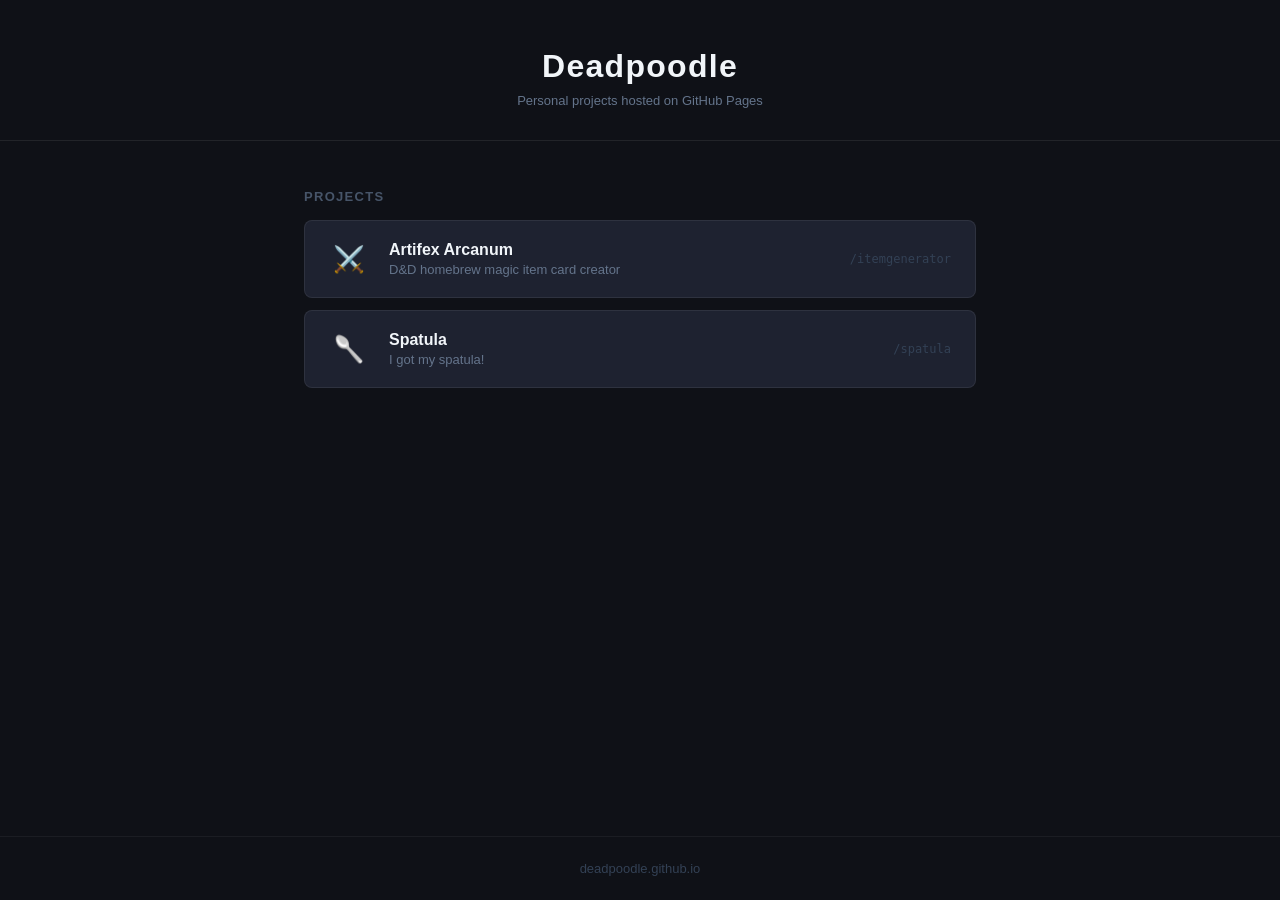
<file: index.html>
<!DOCTYPE html>
<html lang="en">
<head>
  <meta charset="UTF-8">
  <meta name="viewport" content="width=device-width, initial-scale=1.0">
  <title>Deadpoodle</title>
  <style>
    *, *::before, *::after { box-sizing: border-box; margin: 0; padding: 0; }

    body {
      font-family: -apple-system, BlinkMacSystemFont, 'Segoe UI', Roboto, sans-serif;
      background: #0f1117;
      color: #e2e8f0;
      min-height: 100vh;
      display: flex;
      flex-direction: column;
    }

    header {
      padding: 3rem 2rem 2rem;
      text-align: center;
      border-bottom: 1px solid rgba(255,255,255,0.08);
    }

    header h1 {
      font-size: 2rem;
      font-weight: 700;
      letter-spacing: 0.04em;
      color: #f1f5f9;
    }

    header p {
      margin-top: 0.5rem;
      font-size: small;
      color: #64748b;
    }

    main {
      flex: 1;
      max-width: 720px;
      width: 100%;
      margin: 3rem auto;
      padding: 0 1.5rem;
    }

    h2 {
      font-size: small;
      font-weight: 600;
      letter-spacing: 0.1em;
      text-transform: uppercase;
      color: #475569;
      margin-bottom: 1rem;
    }

    .project-list {
      display: flex;
      flex-direction: column;
      gap: 0.75rem;
    }

    .project-card {
      display: flex;
      align-items: center;
      gap: 1.25rem;
      padding: 1.25rem 1.5rem;
      background: #1e2230;
      border: 1px solid rgba(255,255,255,0.07);
      border-radius: 8px;
      text-decoration: none;
      color: inherit;
      transition: background 0.15s, border-color 0.15s;
    }

    .project-card:hover {
      background: #252b3b;
      border-color: rgba(255,255,255,0.14);
    }

    .project-icon {
      font-size: 1.6rem;
      flex-shrink: 0;
      width: 2.5rem;
      text-align: center;
    }

    .project-info { flex: 1; min-width: 0; }

    .project-name {
      font-size: medium;
      font-weight: 600;
      color: #f1f5f9;
    }

    .project-desc {
      font-size: small;
      color: #64748b;
      margin-top: 0.2rem;
    }

    .project-url {
      font-size: small;
      color: #334155;
      font-family: monospace;
      flex-shrink: 0;
    }

    footer {
      text-align: center;
      padding: 1.5rem;
      font-size: small;
      color: #334155;
      border-top: 1px solid rgba(255,255,255,0.05);
    }
  </style>
</head>
<body>

<header>
  <h1>Deadpoodle</h1>
  <p>Personal projects hosted on GitHub Pages</p>
</header>

<main>
  <h2>Projects</h2>
  <div class="project-list">

    <a class="project-card" href="./itemgenerator/index.html">
      <div class="project-icon">⚔️</div>
      <div class="project-info">
        <div class="project-name">Artifex Arcanum</div>
        <div class="project-desc">D&amp;D homebrew magic item card creator</div>
      </div>
      <div class="project-url">/itemgenerator</div>
    </a>

    <a class="project-card" href="./spatula/index.html">
      <div class="project-icon">🥄</div>
      <div class="project-info">
        <div class="project-name">Spatula</div>
        <div class="project-desc">I got my spatula!</div>
      </div>
      <div class="project-url">/spatula</div>
    </a>

  </div>
</main>

<footer>
  deadpoodle.github.io
</footer>

</body>
</html>
</file>
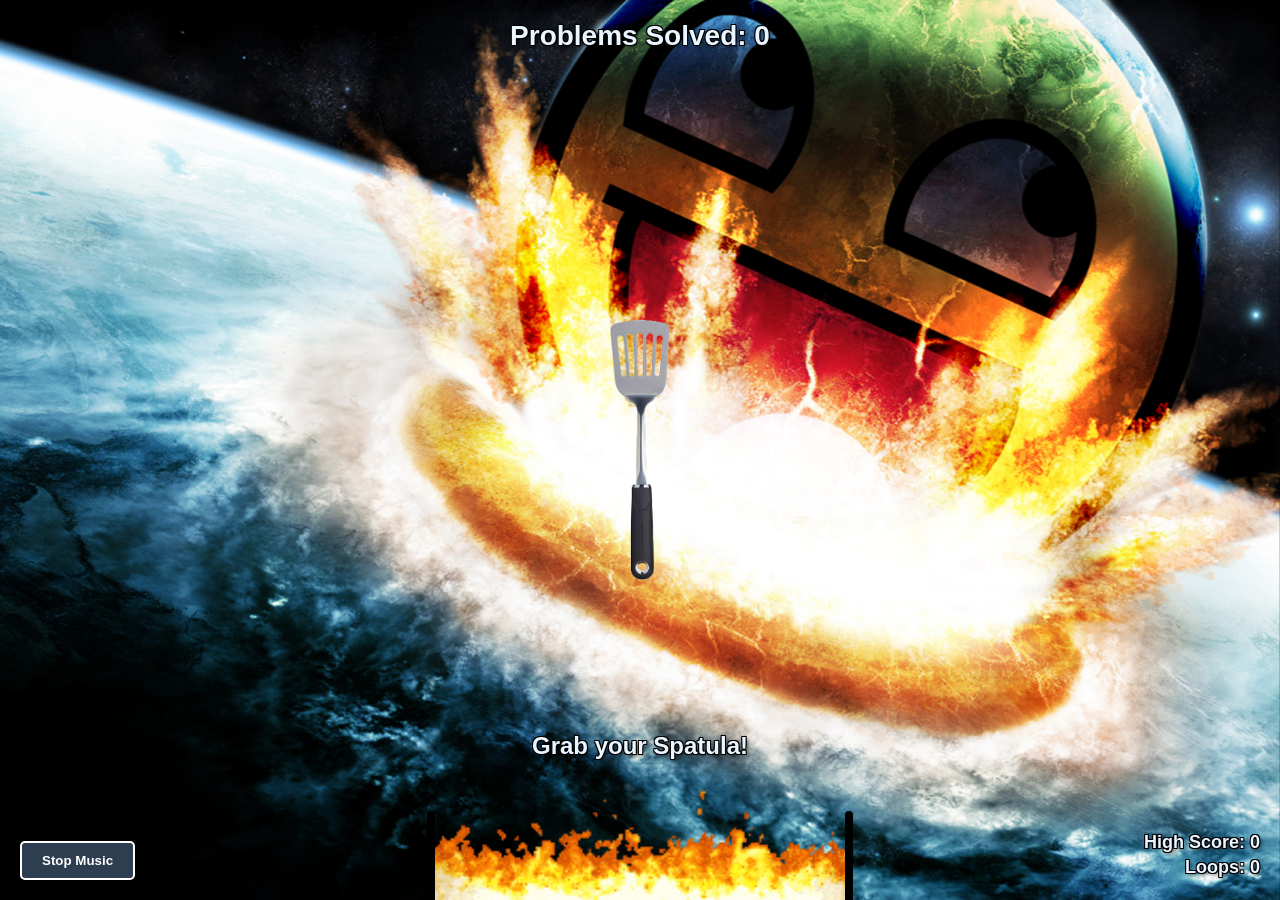
<file: spatula/index.html>
<!DOCTYPE html>
<html lang="en" style="background-color: #000;">
<head>
    <meta charset="UTF-8">
    <meta name="viewport" content="width=device-width, initial-scale=1.0">
    <title>Got My Spatula!</title>
    <link rel="icon" type="image/x-icon" href="./favicon.ico">
    <style>
        body, html {
            margin: 0;
            padding: 0;
            width: 100%;
            height: 100%;
            overflow: hidden;
            background-color: #000; 
            font-family: 'Segoe UI', Tahoma, Geneva, Verdana, sans-serif;
            user-select: none; 
        }

        .bg-layer {
            position: fixed;
            top: 0;
            left: 0;
            width: 100vw;
            height: 100vh;
            background-size: cover;
            background-position: center;
            background-repeat: no-repeat;
            transition: opacity 1.5s ease-in-out;
            z-index: 1; 
        }

        #bg1 { opacity: 1; }
        #bg2 { opacity: 0; }

        #canvas {
            display: block;
            position: absolute;
            top: 0;
            left: 0;
            z-index: 10; 
            pointer-events: none; 
        }

        #big-spatula {
            position: absolute;
            top: 50%;
            left: 50%;
            width: 60px; 
            height: auto;
            cursor: grab;
            transform: translate(-50%, -50%) rotate(0deg);
            z-index: 40; 
            -webkit-user-drag: none;
            touch-action: none;
            display: block;
        }

        .score-board {
            position: absolute;
            top: 20px;
            width: 100%;
            text-align: center;
            font-size: 28px;
            font-weight: bold;
            color: #ebf5ff;
            z-index: 50;
            pointer-events: none;
            text-shadow: 2px 2px 4px rgba(0, 0, 0, 0.7), -1px -1px 0 #000, 1px -1px 0 #000, -1px 1px 0 #000, 1px 1px 0 #000;
        }

        .metrics-container {
            position: absolute;
            bottom: 20px;
            right: 20px;
            text-align: right;
            color: #ebf5ff;
            font-size: 18px;
            font-weight: bold;
            z-index: 60;
            pointer-events: none;
            text-shadow: 2px 2px 4px rgba(0, 0, 0, 0.7), -1px -1px 0 #000, 1px -1px 0 #000, -1px 1px 0 #000, 1px 1px 0 #000;
            line-height: 1.4;
        }

        #fire-container {
            position: absolute;
            bottom: 0;
            left: 33.33%; 
            width: 33.33%; 
            z-index: 20;
            pointer-events: none;
            display: flex;
            align-items: flex-end;
        }

        #fire-container::before, #fire-container::after {
            content: "";
            position: absolute;
            bottom: 0;
            width: 8px;
            height: 35%; 
            background-color: #000;
            border-radius: 4px 4px 0 0;
            z-index: 21;
        }
        #fire-container::before { left: 0; }
        #fire-container::after { right: 0; }

        #fire-gif { width: 100%; height: auto; display: block; }

        #stop-btn {
            position: absolute;
            bottom: 20px;
            left: 20px;
            padding: 10px 20px;
            background-color: #2c3e50;
            color: white;
            border: 2px solid white;
            border-radius: 5px;
            cursor: pointer;
            z-index: 100;
            font-family: inherit;
            font-weight: bold;
        }

        #lyrics-display {
            position: absolute;
            bottom: 140px; 
            width: 100%;
            text-align: center;
            color: #ebf5ff;
            z-index: 50;
            pointer-events: none;
            font-size: 24px;
            font-weight: 800;
            text-shadow: 2px 2px 4px rgba(0, 0, 0, 0.8), -1px -1px 0 #000, 1px -1px 0 #000, -1px 1px 0 #000, 1px 1px 0 #000;
        }

        #mobile-overlay {
            position: fixed; top: 0; left: 0; width: 100%; height: 100%;
            background: rgba(0,0,0,0.8); display: none; flex-direction: column;
            justify-content: center; align-items: center; z-index: 200;
            color: white; text-align: center;
        }

        #play-button-img { width: 180px; height: auto; cursor: pointer; filter: drop-shadow(0 0 20px rgba(255,255,255,0.6)); }

        /* MOBILE OVERRIDES */
        @media (max-width: 600px) {
            #big-spatula { 
                width: 30px; 
                display: none; 
            }
            #fire-container { width: 60%; left: 20%; }
            .score-board { font-size: 22px; }
            #mobile-overlay { display: flex; }
            
            #stop-btn {
                width: 40px;
                height: 40px;
                padding: 0;
                bottom: 10px; 
                left: 10px;   
                display: flex;
                justify-content: center;
                align-items: center;
                font-size: 12px;
            }
            #stop-btn span { display: none; } 
            #stop-btn::after { content: "Stop"; } 

            .metrics-container {
                font-size: 10px;
                bottom: 10px;    
                right: 10px;     
            }
            #high-label { display: none; } 
            #mobile-high-label::before { content: "High: "; } 

            #lyrics-display {
                bottom: 80px; 
                font-size: 18px; 
            }
        }
    </style>
</head>
<body>

    <div id="mobile-overlay">
        <img src="play.png" id="play-button-img" alt="Play">
        <h2 style="margin: 20px 0 0 0; font-family: sans-serif;">TAP TO BEGIN</h2>
    </div>

    <div id="bg1" class="bg-layer"></div>
    <div id="bg2" class="bg-layer"></div>
    
    <div class="score-board">Problems Solved: <span id="score">0</span></div>

    <div class="metrics-container">
        <div><span id="high-label">High Score: </span><span id="mobile-high-label"></span><span id="high-score">0</span></div>
        <div>Loops: <span id="loops">0</span></div>
    </div>

    <canvas id="canvas"></canvas>
    
    <div id="fire-container">
        <img src="fire.gif" id="fire-gif">
    </div>

    <img id="big-spatula" src="big_spatula.png" alt="Spatula" draggable="false">
    
    <audio id="spatula-audio" src="got_my_spatula.mp3" preload="auto" loop></audio>
    <div id="lyrics-display">Grab your Spatula!</div>
    <button id="stop-btn"><span>Stop Music</span></button>

    <script>
        let stats = {
            highScore: parseInt(localStorage.getItem('spatula_high')) || 0,
            loops: parseInt(localStorage.getItem('spatula_loops')) || 0
        };

        const audio = document.getElementById('spatula-audio');
        const bigSpatula = document.getElementById('big-spatula');
        const overlay = document.getElementById('mobile-overlay');
        const playImg = document.getElementById('play-button-img');
        const lyricsDisplay = document.getElementById('lyrics-display');
        const scoreDisplay = document.getElementById('score');
        const canvas = document.getElementById('canvas');
        const ctx = canvas.getContext('2d');

        let width, height;
        let sessionScore = 0;
        let problemCounter = 0; 
        let isDragging = false;
        let currentX = window.innerWidth / 2;
        let currentY = window.innerHeight / 2;
        let lastX = currentX;
        let lastY = currentY;
        let rotation = 0;
        let audioStarted = false;
        
        let fallingSpatulas = [];
        const fallingImg = new Image();
        fallingImg.src = 'falling_spatula.png';

        const lyrics = [
            { time: 0, text: "Grab your Spatula!" },
            { time: 5.48, text: "Everything's alright" },
            { time: 7.66, text: "Oh everything is A-O-K" },
            { time: 11.98, text: "Everything is great" },
            { time: 15.42, text: "Cuz I got my spatula" },
            { time: 20.98, text: "Everything's alright" },
            { time: 23.66, text: "Oh everything is A-O-K" },
            { time: 27.98, text: "Everything is great" },
            { time: 32.38, text: "Cuz I got my spatula" },
            { time: 36.89, text: "Don't need no broiler pan" },
            { time: 39.89, text: "Don't need a big spoon, yeah" },
            { time: 44.89, text: "Don't need no Ginsu knives" },
            { time: 47.98, text: "Cuz it's my spatula that makes me swoon" },
            { time: 52.94, text: "Everything's alright" },
            { time: 55.53, text: "Oh everything is A-O-K" },
            { time: 60.94, text: "Everything is great" },
            { time: 63.34, text: "Cuz I got my spatula" },
            { time: 68.93, text: "Everything's alright" },
            { time: 71.58, text: "Oh everything is A-O-K" },
            { time: 75.93, text: "Everything is great" },
            { time: 79.34, text: "Cuz I got my spatula" }
        ];

        function init() {
            width = canvas.width = window.innerWidth;
            height = canvas.height = window.innerHeight;
            updateMetricDisplay();
        }

        function spawnSpatulas() {
            if (fallingSpatulas.length > 0) return; 
            let desiredCount = 35 + sessionScore;
            let finalCount = Math.min(desiredCount, 100);
            for (let i = 0; i < finalCount; i++) {
                fallingSpatulas.push(new SpatulaPiece());
            }
        }

        function updateMetricDisplay() {
            document.getElementById('high-score').innerText = stats.highScore;
            document.getElementById('loops').innerText = stats.loops;
            scoreDisplay.innerText = problemCounter; 
        }

        class SpatulaPiece {
            constructor() { this.gravity = 0.15; this.reset(); }
            reset() {
                this.x = Math.random() * width;
                this.y = Math.random() * -height;
                this.baseSpeed = Math.random() * 2 + 1.5;
                this.dy = this.baseSpeed;
                this.vx = (Math.random() - 0.5) * 2;
                this.size = Math.random() * 35 + 25;
                this.rotation = Math.random() * Math.PI * 2;
                this.spin = (Math.random() - 0.5) * 0.08;
                this.counted = false;
            }
            update() {
                this.x += this.vx; this.y += this.dy; this.rotation += this.spin; this.vx *= 0.98;
                if (this.dy < this.baseSpeed) this.dy += this.gravity; else this.dy *= 0.995;
                const dx = this.x - currentX; const dy = this.y - currentY;
                const dist = Math.sqrt(dx * dx + dy * dy);
                // Use 130 for desktop, and 60 for mobile (screens <= 600px)
                const repulsionRadius = window.innerWidth <= 600 ? 90 : 130; 

                if (dist < repulsionRadius) {
                    const angle = Math.atan2(dy, dx); 
                    const force = (repulsionRadius - dist) * 0.15;
                    this.vx += Math.cos(angle) * force + (currentX - lastX) * 0.5;
                    this.dy += Math.sin(angle) * force + (currentY - lastY) * 0.5;
                }
                const isMobile = window.innerWidth <= 600;
                let fireWidthPercent = isMobile ? 0.6 : 0.333;
                let fireLeftPercent = isMobile ? 0.2 : 0.333;
                if (this.y > (height - 80) && !this.counted) {
                    let leftBound = width * fireLeftPercent;
                    let rightBound = width * (fireLeftPercent + fireWidthPercent);
                    if (this.x > leftBound && this.x < rightBound) {
                        problemCounter++; sessionScore++;
                        if (sessionScore > stats.highScore) {
                            stats.highScore = sessionScore;
                            localStorage.setItem('spatula_high', stats.highScore);
                        }
                        updateMetricDisplay();
                    }
                    this.counted = true;
                }
                if (this.y > height + 100) this.reset();
            }
            draw() {
                ctx.save(); ctx.translate(this.x, this.y); ctx.rotate(this.rotation);
                ctx.drawImage(fallingImg, -this.size/2, -this.size/2, this.size, this.size);
                ctx.restore();
            }
        }

        function startMusic() {
            audio.play().then(() => {
                audioStarted = true; 
                overlay.style.display = 'none';
                bigSpatula.style.display = 'block'; 
                spawnSpatulas();
            }).catch(err => console.log("Audio unlock fail: ", err));
        }

        playImg.addEventListener('click', startMusic);

        document.getElementById('stop-btn').addEventListener('click', () => {
            audio.pause(); audio.currentTime = 0; audioStarted = false;
            problemCounter = 0; sessionScore = 0; 
            fallingSpatulas = []; lyricsDisplay.innerText = "Grab your Spatula!";
            currentX = window.innerWidth / 2; currentY = window.innerHeight / 2;
            lastX = currentX; lastY = currentY; rotation = 0;
            updateMetricDisplay();
            if (window.innerWidth <= 600) {
                overlay.style.display = 'flex';
                bigSpatula.style.display = 'none';
            }
        });

        audio.addEventListener('timeupdate', () => {
            if (audio.currentTime < 0.5 && audioStarted && problemCounter > 0) {
                stats.loops++; localStorage.setItem('spatula_loops', stats.loops);
                //fallingSpatulas = [];
                //spawnSpatulas(); 
                //problemCounter = 0; 
                
                updateMetricDisplay();
            }
        });

        const bgList = ['./bg1.png','./bg2.png','./bg3.png','./bg4.png','./bg5.png','./bg6.png','./bg7.png','./bg8.png'];
        let bgIdx = 0; let currentLyr = 1;
        function cycleBg() {
            let next; do { next = Math.floor(Math.random() * bgList.length); } while (next === bgIdx);
            bgIdx = next; const l1 = document.getElementById('bg1'); const l2 = document.getElementById('bg2');
            if (currentLyr === 1) {
                l2.style.backgroundImage = `url("${bgList[bgIdx]}")`; l2.style.opacity = 1; l1.style.opacity = 0; currentLyr = 2;
            } else {
                l1.style.backgroundImage = `url("${bgList[bgIdx]}")`; l1.style.opacity = 1; l2.style.opacity = 0; currentLyr = 1;
            }
        }
        document.getElementById('bg1').style.backgroundImage = `url("${bgList[0]}")`;
        setInterval(cycleBg, 12000);

        function updateSpatulaPosition(x, y) {
            currentX = x; currentY = y;
            // Desktop safety: auto-start if blocked
            if (!audioStarted && window.innerWidth > 600) startMusic();
        }

        bigSpatula.addEventListener('mousedown', (e) => { isDragging = true; updateSpatulaPosition(e.clientX, e.clientY); });
        window.addEventListener('mousemove', (e) => { if (isDragging) updateSpatulaPosition(e.clientX, e.clientY); });
        window.addEventListener('mouseup', () => isDragging = false);
        
        bigSpatula.addEventListener('touchstart', (e) => { 
            isDragging = true; 
            updateSpatulaPosition(e.touches[0].clientX, e.touches[0].clientY); 
        });
        window.addEventListener('touchmove', (e) => { 
            if (isDragging) { 
                e.preventDefault(); 
                updateSpatulaPosition(e.touches[0].clientX, e.touches[0].clientY); 
            } 
        }, { passive: false });
        window.addEventListener('touchend', () => isDragging = false);

        function animate() {
            ctx.clearRect(0, 0, width, height);
            let deltaX = currentX - lastX;
            rotation += (deltaX * 1.8 - rotation) * 0.1;
            bigSpatula.style.left = currentX + 'px';
            bigSpatula.style.top = currentY + 'px';
            bigSpatula.style.transform = `translate(-50%, -50%) rotate(${rotation}deg)`;
            lastX = currentX; lastY = currentY;
            for (let i = 0; i < fallingSpatulas.length; i++) {
                fallingSpatulas[i].update(); fallingSpatulas[i].draw();
            }
            if (audioStarted) {
                let currentText = lyrics[0].text;
                for (let i = lyrics.length - 1; i >= 0; i--) {
                    if (audio.currentTime >= lyrics[i].time) { currentText = lyrics[i].text; break; }
                }
                lyricsDisplay.innerText = currentText;
            }
            requestAnimationFrame(animate);
        }
        window.addEventListener('resize', init);
        fallingImg.onload = function() { init(); animate(); };
    </script>
</body>
</html>
</file>
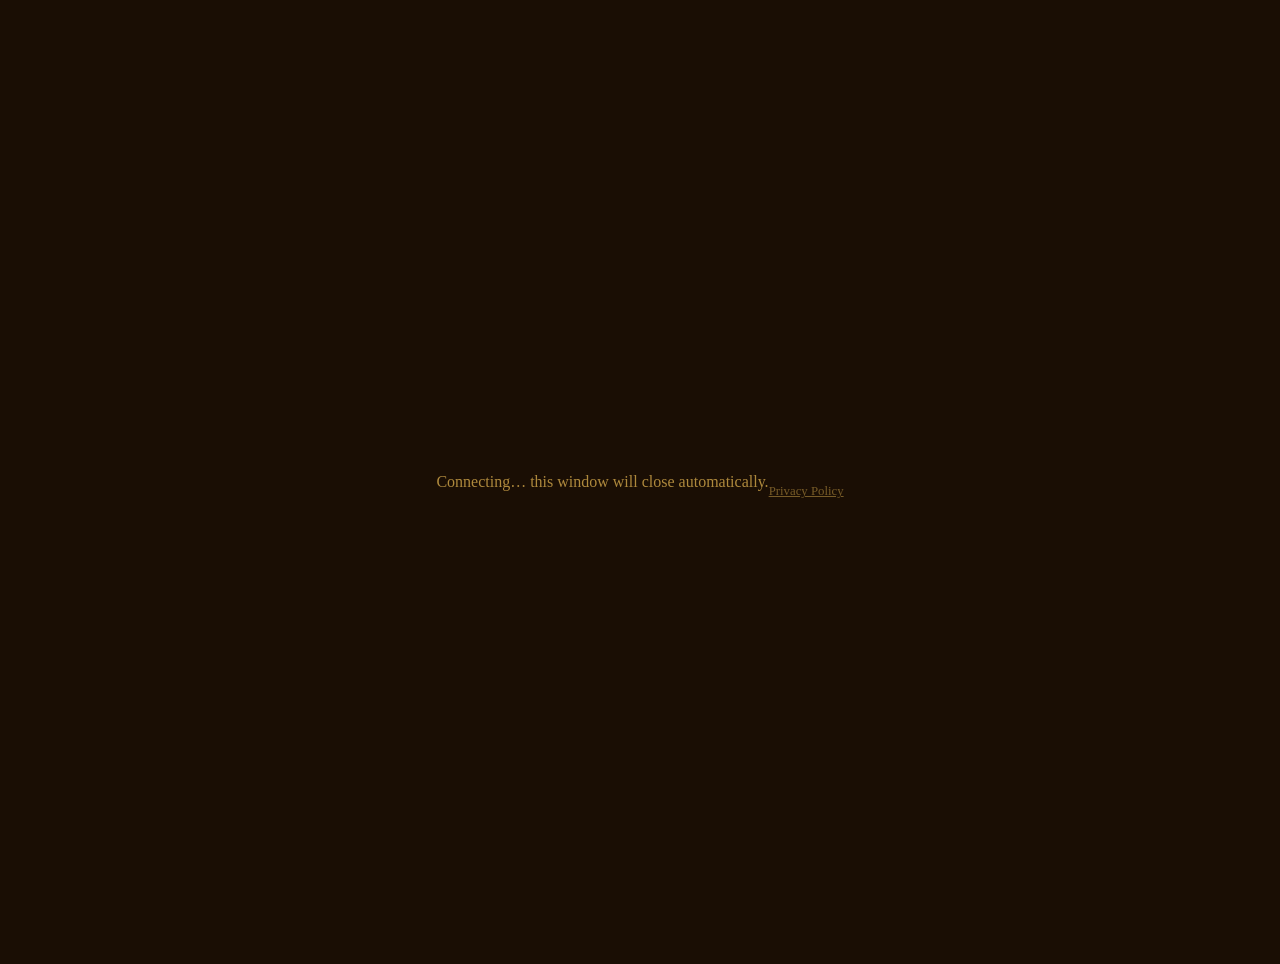
<file: itemgenerator/oauth.html>
<!DOCTYPE html>
<html>
<head>
<meta charset="UTF-8">
<title>Connecting…</title>
<style>
  body {
    margin: 0; padding: 2rem;
    font-family: Georgia, serif;
    background: #1a0e04;
    color: #d4a84b;
    display: flex;
    align-items: center;
    justify-content: center;
    min-height: 100vh;
    text-align: center;
  }
  p { font-size: 1rem; opacity: 0.8; }
</style>
</head>
<body>
<p>Connecting… this window will close automatically.</p>
<p style="margin-top:2rem;font-size:0.8rem;opacity:0.5;"><a href="privacy.html" style="color:#d4a84b;">Privacy Policy</a></p>
<script>
(function () {
  // Parse both the query string and hash fragment (providers use both).
  // Use URLSearchParams so values containing '=' or '+' are handled correctly.
  function fromSearch(str) {
    var result = {};
    try { new URLSearchParams(str).forEach(function(v,k){ result[k]=v; }); } catch(e){}
    return result;
  }

  var params = Object.assign({}, fromSearch(window.location.search), fromSearch(window.location.hash.replace(/^#/,'?')));

  var payload = {
    code:         params.code         || null,
    access_token: params.access_token || null,
    expires_in:   params.expires_in   ? parseInt(params.expires_in, 10) : null,
    token_type:   params.token_type   || null,
    error:        params.error        || null,
    state:        params.state        || null
  };

  if (window.opener) {
    window.opener.postMessage({ type: 'oauth_callback', payload: payload }, window.location.origin);
  }

  window.close();
})();
</script>
</body>
</html>
</file>
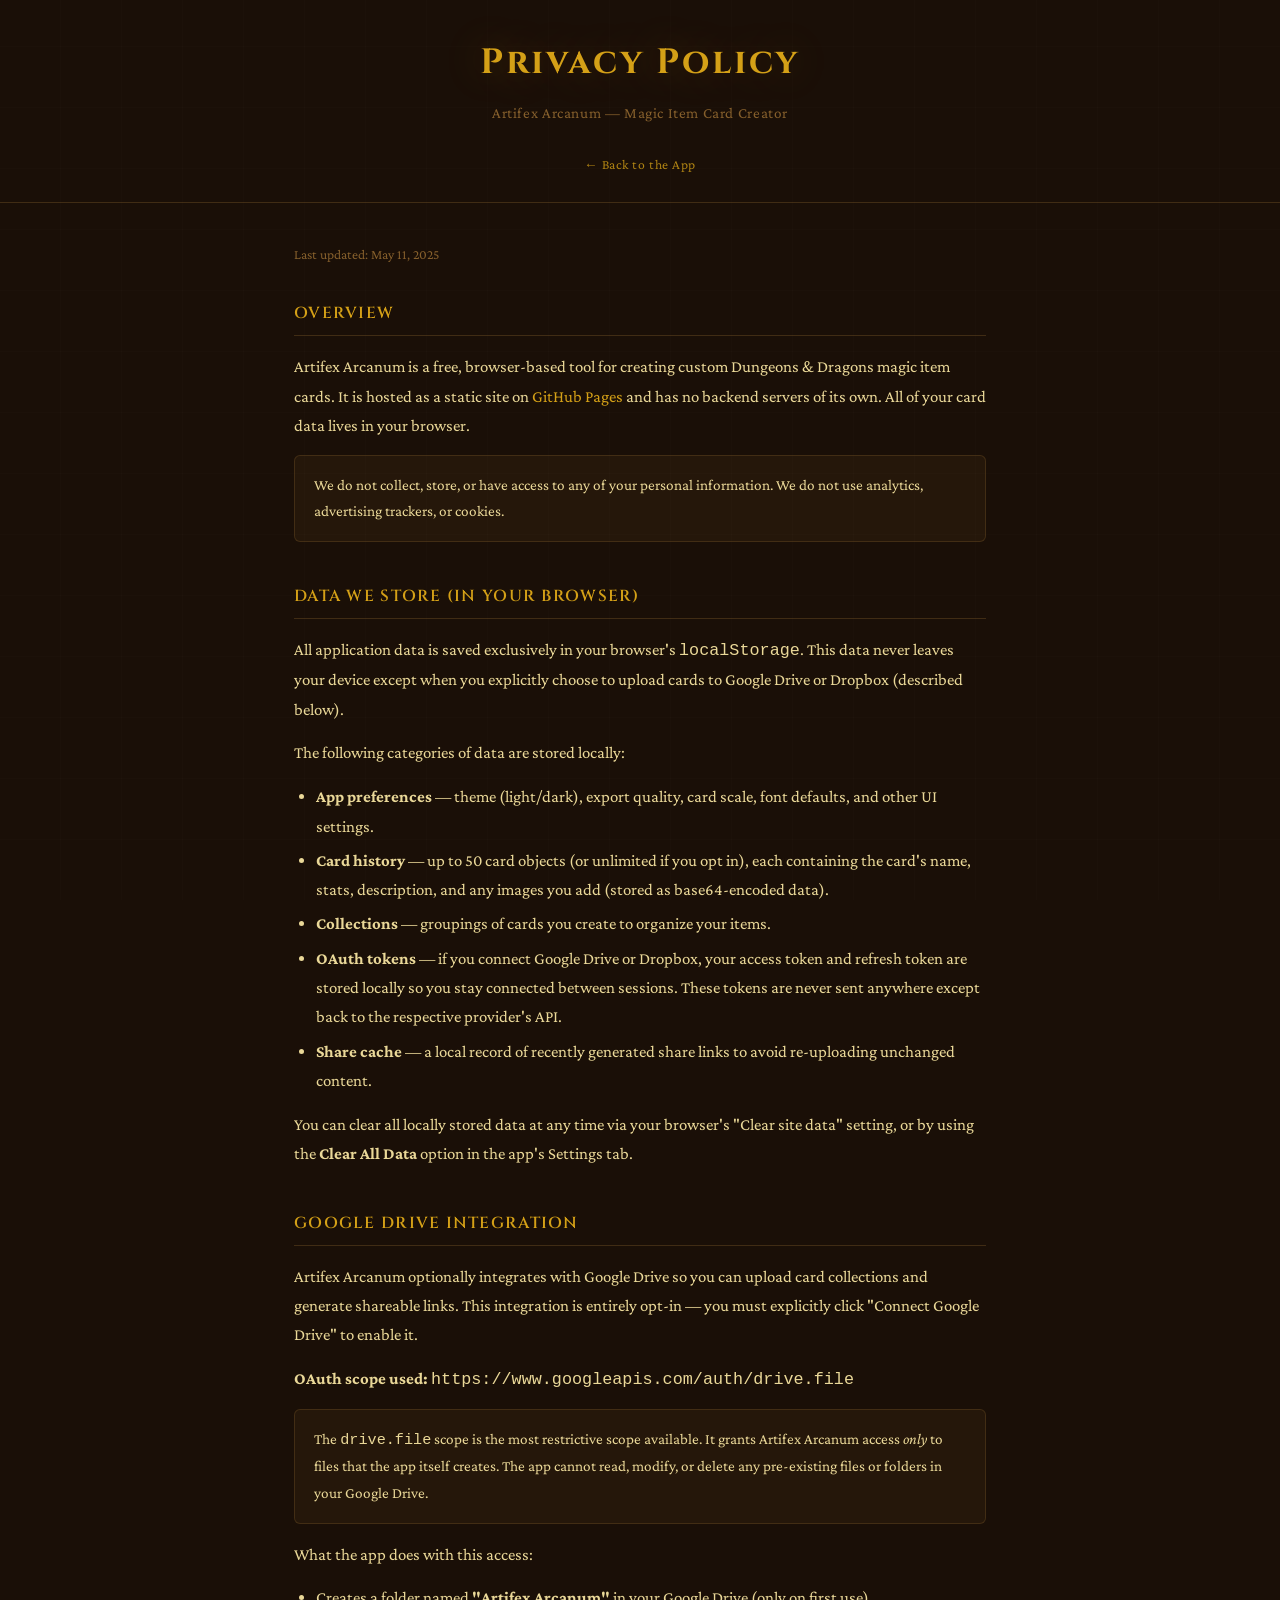
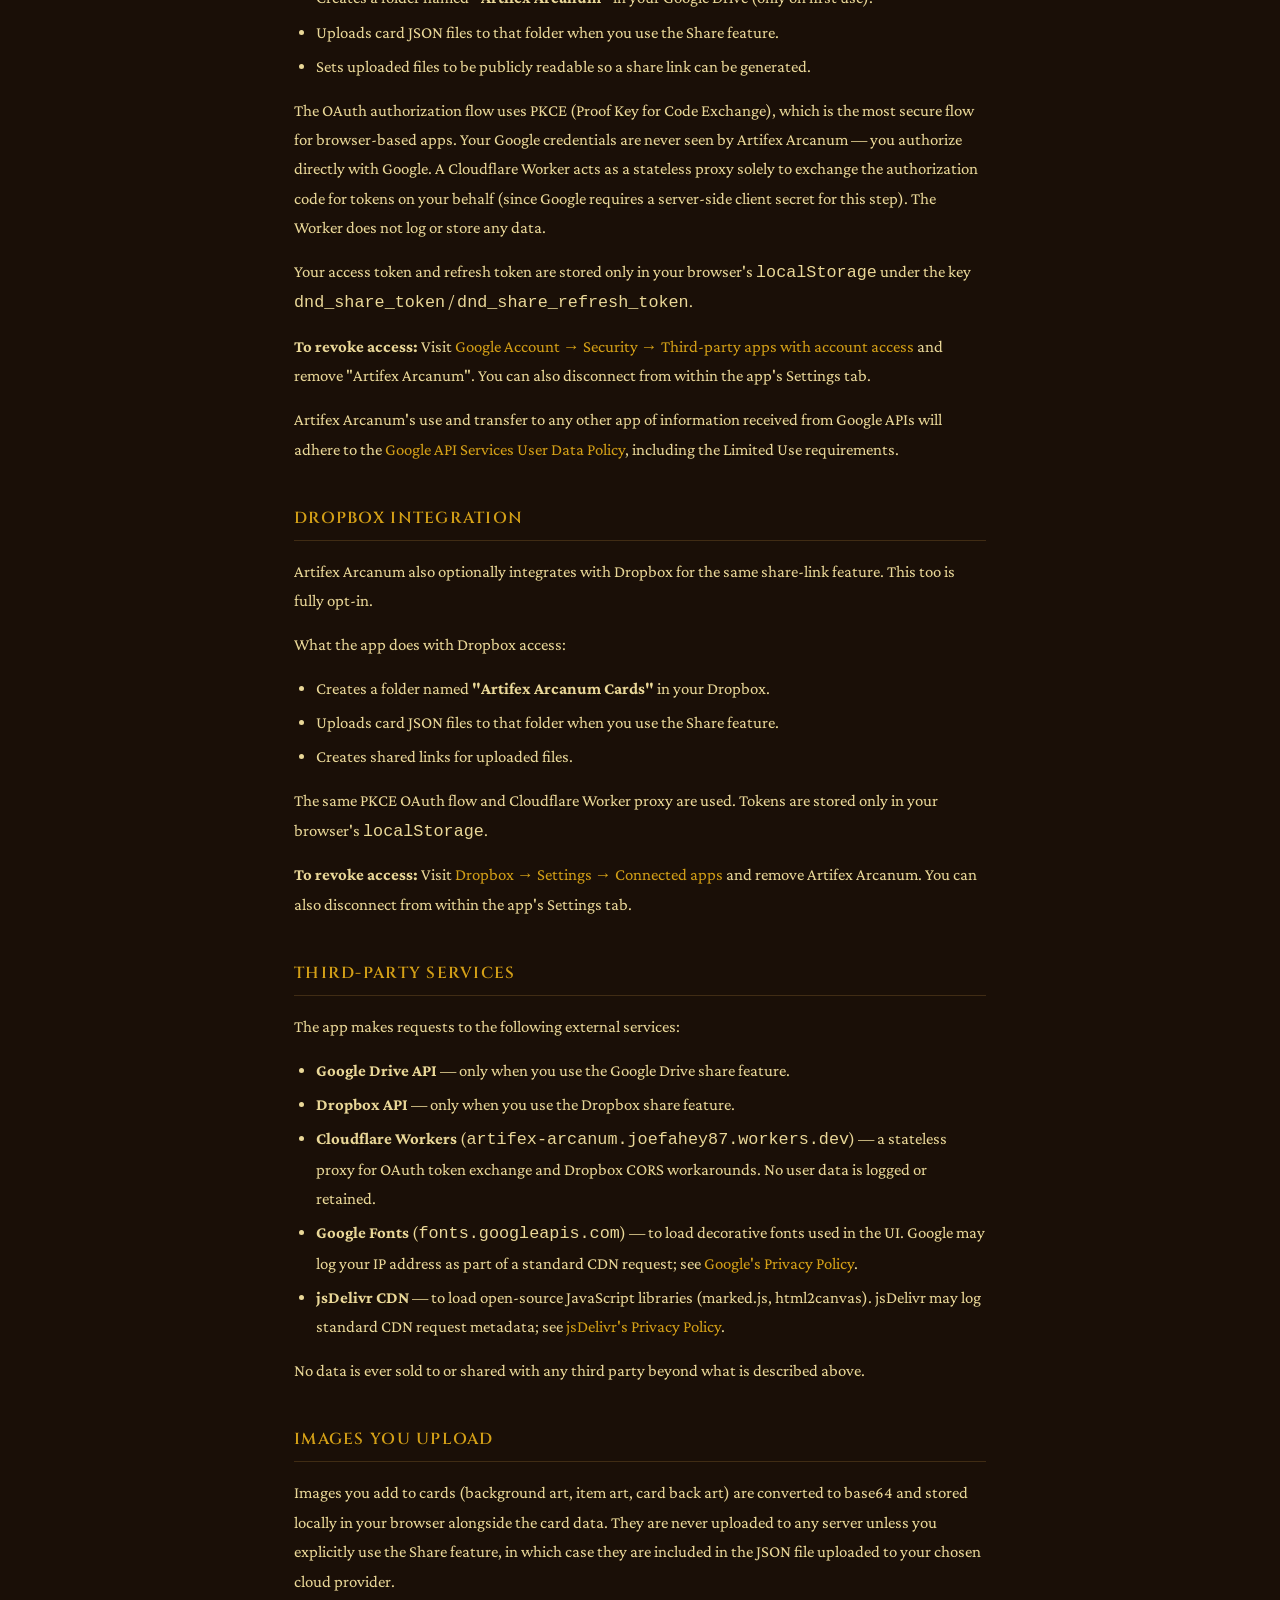
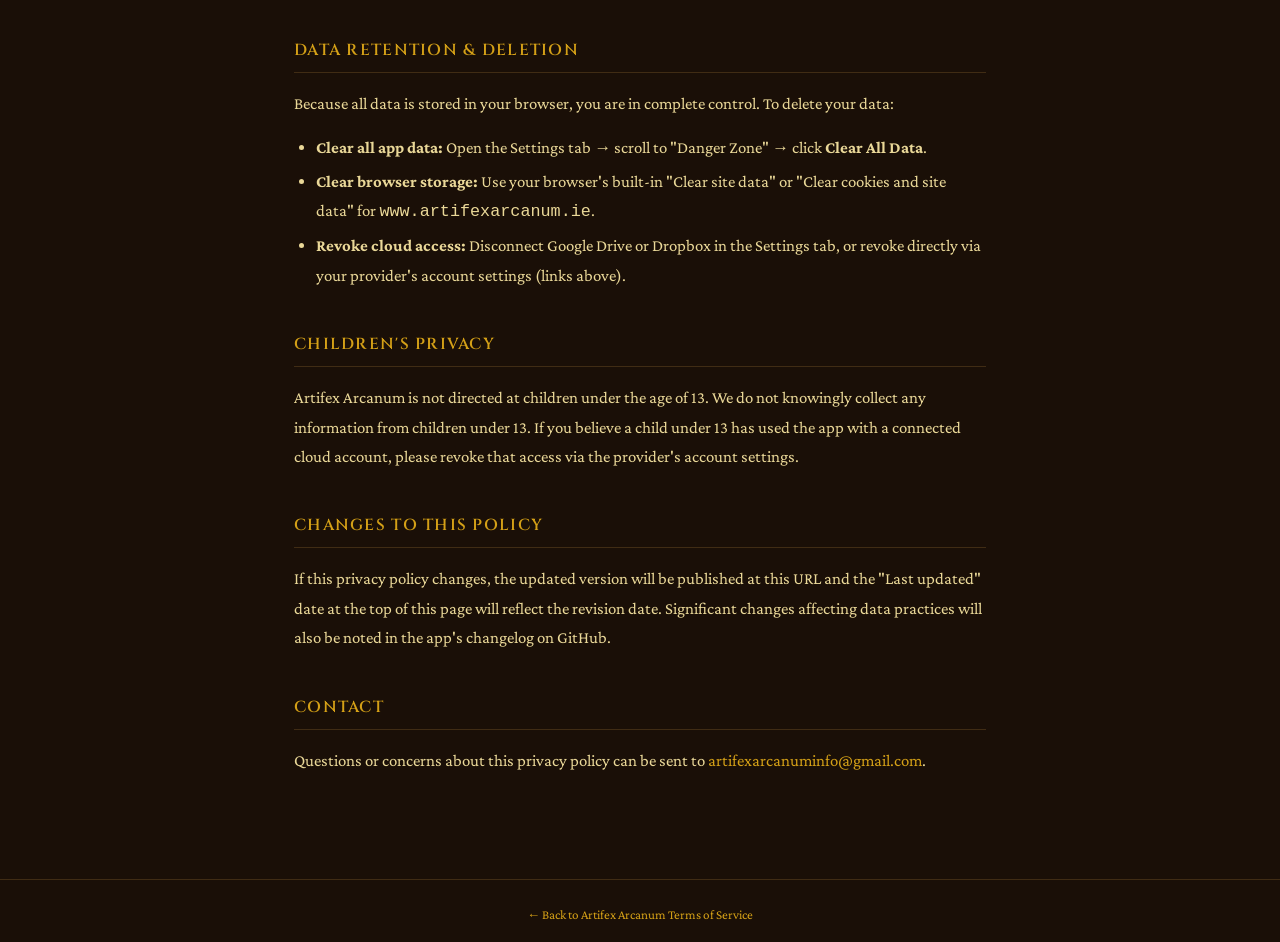
<file: itemgenerator/privacy.html>
<!DOCTYPE html>
<html lang="en">
<head>
  <meta charset="UTF-8">
  <meta name="viewport" content="width=device-width, initial-scale=1.0">
  <title>Privacy Policy — Artifex Arcanum</title>
  <link rel="preconnect" href="https://fonts.googleapis.com">
  <link href="https://fonts.googleapis.com/css2?family=Cinzel:wght@400;600;700&family=Crimson+Pro:ital,wght@0,300;0,400;0,600;1,400&display=swap" rel="stylesheet">
  <style>
    *, *::before, *::after { box-sizing: border-box; margin: 0; padding: 0; }

    :root {
      --parchment: #f4e8c1;
      --gold: #b8860b;
      --gold-light: #d4a017;
      --border-ornate: #7a5c2e;
      --bg-dark: #1a0f07;
      --ink: #2c1a0e;
      --ink-light: #5a3e28;

      --bg: var(--bg-dark);
      --surface: rgba(30, 16, 5, 0.95);
      --text: #ead898;
      --text-muted: rgba(180, 130, 60, 0.7);
      --border: rgba(180, 130, 60, 0.25);
      --link: var(--gold-light);
    }

    body {
      background: var(--bg);
      color: var(--text);
      font-family: 'Crimson Pro', Georgia, serif;
      font-size: 1.05rem;
      line-height: 1.75;
      min-height: 100vh;
    }

    body::before {
      content: '';
      position: fixed;
      inset: 0;
      background-image:
        repeating-linear-gradient(0deg, transparent, transparent 60px, rgba(255,255,255,0.012) 60px, rgba(255,255,255,0.012) 61px),
        repeating-linear-gradient(90deg, transparent, transparent 60px, rgba(255,255,255,0.012) 60px, rgba(255,255,255,0.012) 61px);
      pointer-events: none;
      z-index: 0;
    }

    header {
      position: relative;
      z-index: 1;
      text-align: center;
      padding: 2rem 1rem 1.5rem;
      border-bottom: 1px solid var(--border);
    }

    header h1 {
      font-family: 'Cinzel', serif;
      font-size: clamp(1.4rem, 4vw, 2.2rem);
      font-weight: 700;
      color: var(--gold-light);
      letter-spacing: 0.08em;
      text-shadow: 0 0 40px rgba(212,160,23,0.3);
    }

    header .subtitle {
      color: var(--text-muted);
      font-size: 0.95rem;
      margin-top: 0.4rem;
      letter-spacing: 0.04em;
    }

    header .back-link {
      display: inline-block;
      margin-top: 0.75rem;
      color: var(--link);
      font-size: 0.85rem;
      text-decoration: none;
      letter-spacing: 0.04em;
      opacity: 0.8;
      transition: opacity 0.15s;
    }
    header .back-link:hover { opacity: 1; }

    main {
      position: relative;
      z-index: 1;
      max-width: 740px;
      margin: 0 auto;
      padding: 2.5rem 1.5rem 4rem;
    }

    section {
      margin-bottom: 2.5rem;
    }

    h2 {
      font-family: 'Cinzel', serif;
      font-size: 1rem;
      font-weight: 600;
      color: var(--gold-light);
      letter-spacing: 0.08em;
      text-transform: uppercase;
      border-bottom: 1px solid var(--border);
      padding-bottom: 0.5rem;
      margin-bottom: 1rem;
    }

    p { margin-bottom: 0.9rem; }
    p:last-child { margin-bottom: 0; }

    ul {
      margin: 0.5rem 0 0.9rem 1.4rem;
      color: var(--text);
    }
    ul li { margin-bottom: 0.3rem; }

    a {
      color: var(--link);
      text-decoration: none;
    }
    a:hover { text-decoration: underline; }

    .updated {
      font-size: 0.85rem;
      color: var(--text-muted);
      margin-bottom: 2rem;
    }

    .highlight-box {
      background: rgba(180, 130, 60, 0.08);
      border: 1px solid rgba(180, 130, 60, 0.2);
      border-radius: 6px;
      padding: 1rem 1.2rem;
      margin: 0.5rem 0 1rem;
      font-size: 0.95rem;
    }

    footer {
      position: relative;
      z-index: 1;
      text-align: center;
      padding: 1.5rem;
      border-top: 1px solid var(--border);
      font-size: 0.82rem;
      color: var(--text-muted);
    }
    footer a { color: var(--link); }
  </style>
</head>
<body>
  <header>
    <h1>Privacy Policy</h1>
    <p class="subtitle">Artifex Arcanum — Magic Item Card Creator</p>
    <a class="back-link" href="index.html">← Back to the App</a>
  </header>

  <main>
    <p class="updated">Last updated: May 11, 2025</p>

    <section>
      <h2>Overview</h2>
      <p>
        Artifex Arcanum is a free, browser-based tool for creating custom Dungeons &amp; Dragons magic item cards.
        It is hosted as a static site on <a href="https://pages.github.com" target="_blank" rel="noopener">GitHub Pages</a>
        and has no backend servers of its own. All of your card data lives in your browser.
      </p>
      <div class="highlight-box">
        We do not collect, store, or have access to any of your personal information. We do not use analytics, advertising trackers, or cookies.
      </div>
    </section>

    <section>
      <h2>Data We Store (In Your Browser)</h2>
      <p>
        All application data is saved exclusively in your browser's <code>localStorage</code>. This data never leaves your device except
        when you explicitly choose to upload cards to Google Drive or Dropbox (described below).
      </p>
      <p>The following categories of data are stored locally:</p>
      <ul>
        <li><strong>App preferences</strong> — theme (light/dark), export quality, card scale, font defaults, and other UI settings.</li>
        <li><strong>Card history</strong> — up to 50 card objects (or unlimited if you opt in), each containing the card's name, stats, description, and any images you add (stored as base64-encoded data).</li>
        <li><strong>Collections</strong> — groupings of cards you create to organize your items.</li>
        <li><strong>OAuth tokens</strong> — if you connect Google Drive or Dropbox, your access token and refresh token are stored locally so you stay connected between sessions. These tokens are never sent anywhere except back to the respective provider's API.</li>
        <li><strong>Share cache</strong> — a local record of recently generated share links to avoid re-uploading unchanged content.</li>
      </ul>
      <p>
        You can clear all locally stored data at any time via your browser's "Clear site data" setting, or by using the
        <strong>Clear All Data</strong> option in the app's Settings tab.
      </p>
    </section>

    <section>
      <h2>Google Drive Integration</h2>
      <p>
        Artifex Arcanum optionally integrates with Google Drive so you can upload card collections and generate shareable links.
        This integration is entirely opt-in — you must explicitly click "Connect Google Drive" to enable it.
      </p>
      <p><strong>OAuth scope used:</strong> <code>https://www.googleapis.com/auth/drive.file</code></p>
      <div class="highlight-box">
        The <code>drive.file</code> scope is the most restrictive scope available. It grants Artifex Arcanum access
        <em>only</em> to files that the app itself creates. The app cannot read, modify, or delete any pre-existing
        files or folders in your Google Drive.
      </div>
      <p>What the app does with this access:</p>
      <ul>
        <li>Creates a folder named <strong>"Artifex Arcanum"</strong> in your Google Drive (only on first use).</li>
        <li>Uploads card JSON files to that folder when you use the Share feature.</li>
        <li>Sets uploaded files to be publicly readable so a share link can be generated.</li>
      </ul>
      <p>
        The OAuth authorization flow uses PKCE (Proof Key for Code Exchange), which is the most secure flow for
        browser-based apps. Your Google credentials are never seen by Artifex Arcanum — you authorize directly
        with Google. A Cloudflare Worker acts as a stateless proxy solely to exchange the authorization code for
        tokens on your behalf (since Google requires a server-side client secret for this step). The Worker does not
        log or store any data.
      </p>
      <p>
        Your access token and refresh token are stored only in your browser's <code>localStorage</code> under the key
        <code>dnd_share_token</code> / <code>dnd_share_refresh_token</code>.
      </p>
      <p>
        <strong>To revoke access:</strong> Visit
        <a href="https://myaccount.google.com/permissions" target="_blank" rel="noopener">Google Account → Security → Third-party apps with account access</a>
        and remove "Artifex Arcanum". You can also disconnect from within the app's Settings tab.
      </p>
      <p>
        Artifex Arcanum's use and transfer to any other app of information received from Google APIs will adhere to
        the <a href="https://developers.google.com/terms/api-services-user-data-policy" target="_blank" rel="noopener">Google API Services User Data Policy</a>,
        including the Limited Use requirements.
      </p>
    </section>

    <section>
      <h2>Dropbox Integration</h2>
      <p>
        Artifex Arcanum also optionally integrates with Dropbox for the same share-link feature. This too is fully opt-in.
      </p>
      <p>What the app does with Dropbox access:</p>
      <ul>
        <li>Creates a folder named <strong>"Artifex Arcanum Cards"</strong> in your Dropbox.</li>
        <li>Uploads card JSON files to that folder when you use the Share feature.</li>
        <li>Creates shared links for uploaded files.</li>
      </ul>
      <p>
        The same PKCE OAuth flow and Cloudflare Worker proxy are used. Tokens are stored only in your browser's
        <code>localStorage</code>.
      </p>
      <p>
        <strong>To revoke access:</strong> Visit
        <a href="https://www.dropbox.com/account/connected_apps" target="_blank" rel="noopener">Dropbox → Settings → Connected apps</a>
        and remove Artifex Arcanum. You can also disconnect from within the app's Settings tab.
      </p>
    </section>

    <section>
      <h2>Third-Party Services</h2>
      <p>The app makes requests to the following external services:</p>
      <ul>
        <li><strong>Google Drive API</strong> — only when you use the Google Drive share feature.</li>
        <li><strong>Dropbox API</strong> — only when you use the Dropbox share feature.</li>
        <li><strong>Cloudflare Workers</strong> (<code>artifex-arcanum.joefahey87.workers.dev</code>) — a stateless proxy for OAuth token exchange and Dropbox CORS workarounds. No user data is logged or retained.</li>
        <li><strong>Google Fonts</strong> (<code>fonts.googleapis.com</code>) — to load decorative fonts used in the UI. Google may log your IP address as part of a standard CDN request; see <a href="https://policies.google.com/privacy" target="_blank" rel="noopener">Google's Privacy Policy</a>.</li>
        <li><strong>jsDelivr CDN</strong> — to load open-source JavaScript libraries (marked.js, html2canvas). jsDelivr may log standard CDN request metadata; see <a href="https://www.jsdelivr.com/terms/privacy-policy-jsdelivr-net" target="_blank" rel="noopener">jsDelivr's Privacy Policy</a>.</li>
      </ul>
      <p>No data is ever sold to or shared with any third party beyond what is described above.</p>
    </section>

    <section>
      <h2>Images You Upload</h2>
      <p>
        Images you add to cards (background art, item art, card back art) are converted to base64 and stored
        locally in your browser alongside the card data. They are never uploaded to any server unless you explicitly
        use the Share feature, in which case they are included in the JSON file uploaded to your chosen cloud provider.
      </p>
    </section>

    <section>
      <h2>Data Retention &amp; Deletion</h2>
      <p>
        Because all data is stored in your browser, you are in complete control. To delete your data:
      </p>
      <ul>
        <li><strong>Clear all app data:</strong> Open the Settings tab → scroll to "Danger Zone" → click <strong>Clear All Data</strong>.</li>
        <li><strong>Clear browser storage:</strong> Use your browser's built-in "Clear site data" or "Clear cookies and site data" for <code>www.artifexarcanum.ie</code>.</li>
        <li><strong>Revoke cloud access:</strong> Disconnect Google Drive or Dropbox in the Settings tab, or revoke directly via your provider's account settings (links above).</li>
      </ul>
    </section>

    <section>
      <h2>Children's Privacy</h2>
      <p>
        Artifex Arcanum is not directed at children under the age of 13. We do not knowingly collect any information
        from children under 13. If you believe a child under 13 has used the app with a connected cloud account,
        please revoke that access via the provider's account settings.
      </p>
    </section>

    <section>
      <h2>Changes to This Policy</h2>
      <p>
        If this privacy policy changes, the updated version will be published at this URL and the "Last updated" date
        at the top of this page will reflect the revision date. Significant changes affecting data practices will also
        be noted in the app's changelog on GitHub.
      </p>
    </section>

    <section>
      <h2>Contact</h2>
      <p>
        Questions or concerns about this privacy policy can be sent to
        <a href="mailto:artifexarcanuminfo@gmail.com">artifexarcanuminfo@gmail.com</a>.
      </p>
    </section>
  </main>

  <footer>
    <a href="index.html">← Back to Artifex Arcanum</a>
    <a href="terms.html">Terms of Service</a>
  </footer>
</body>
</html>
</file>
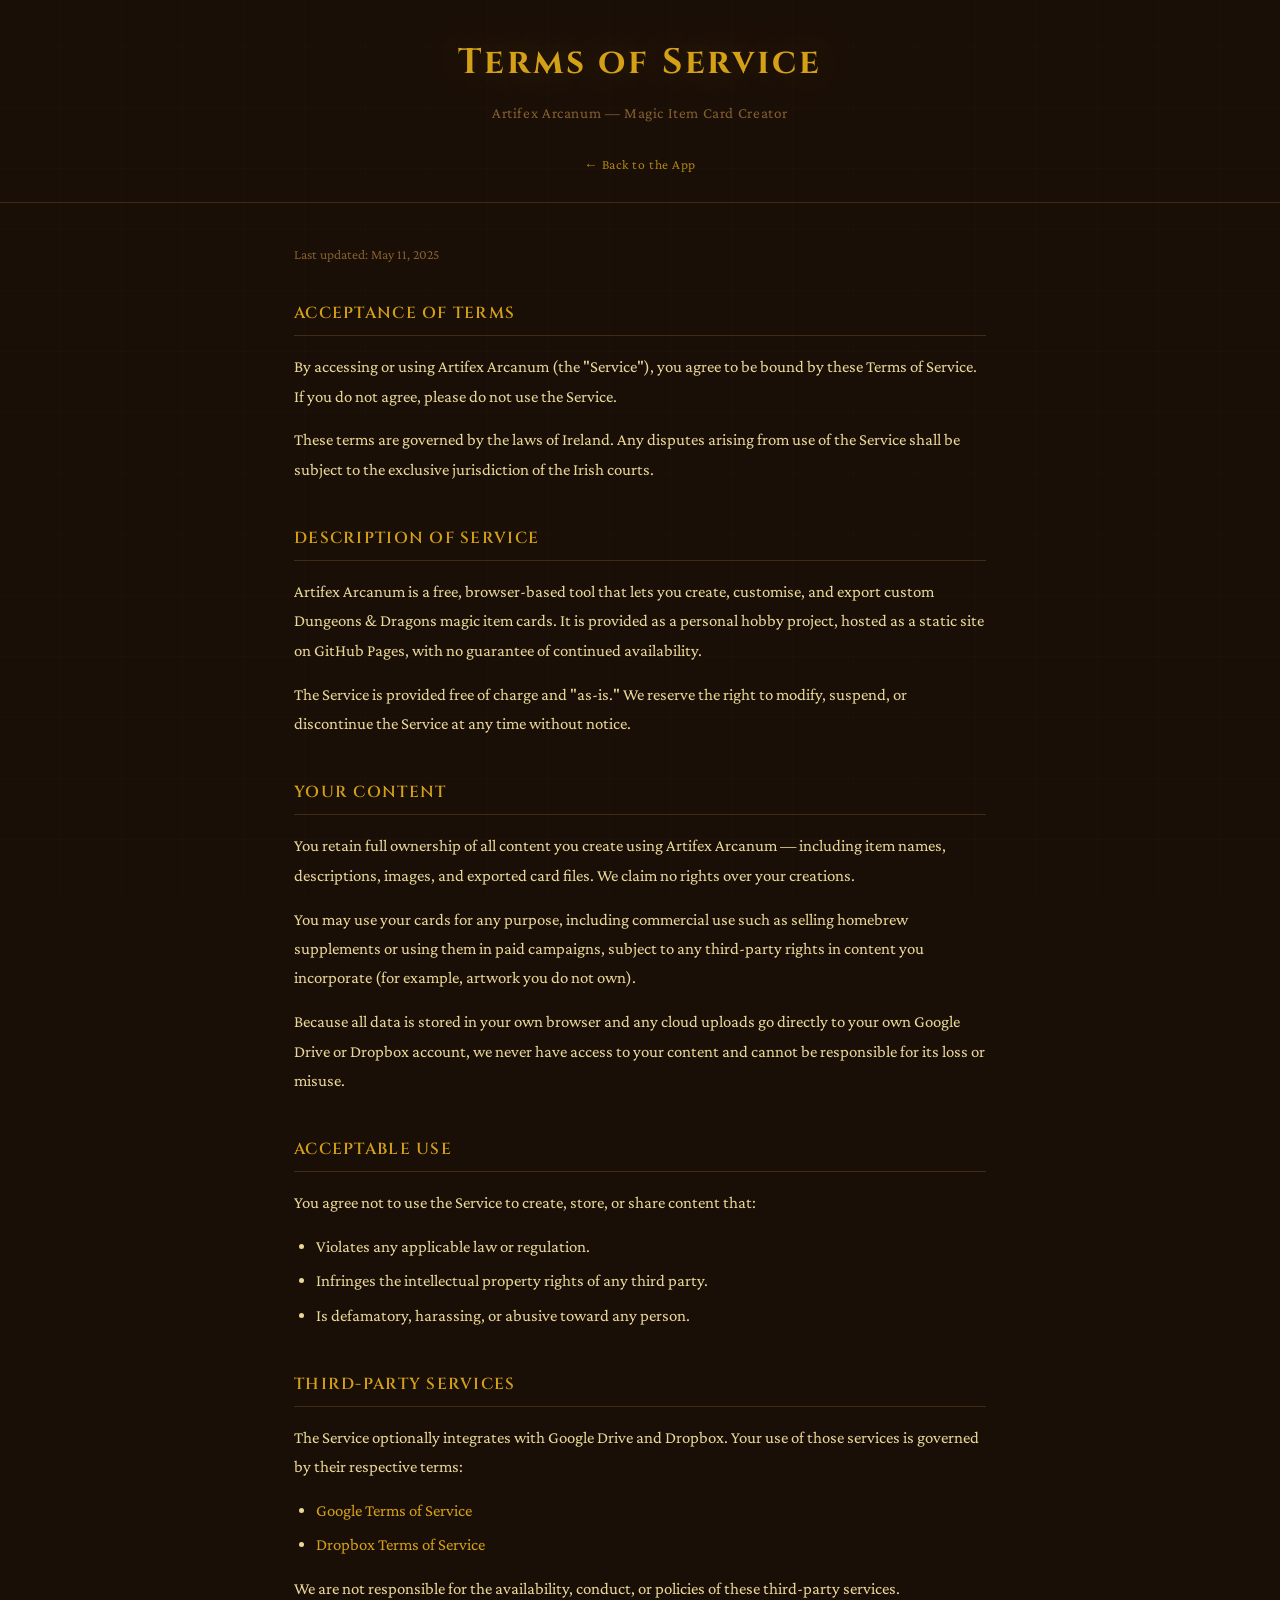
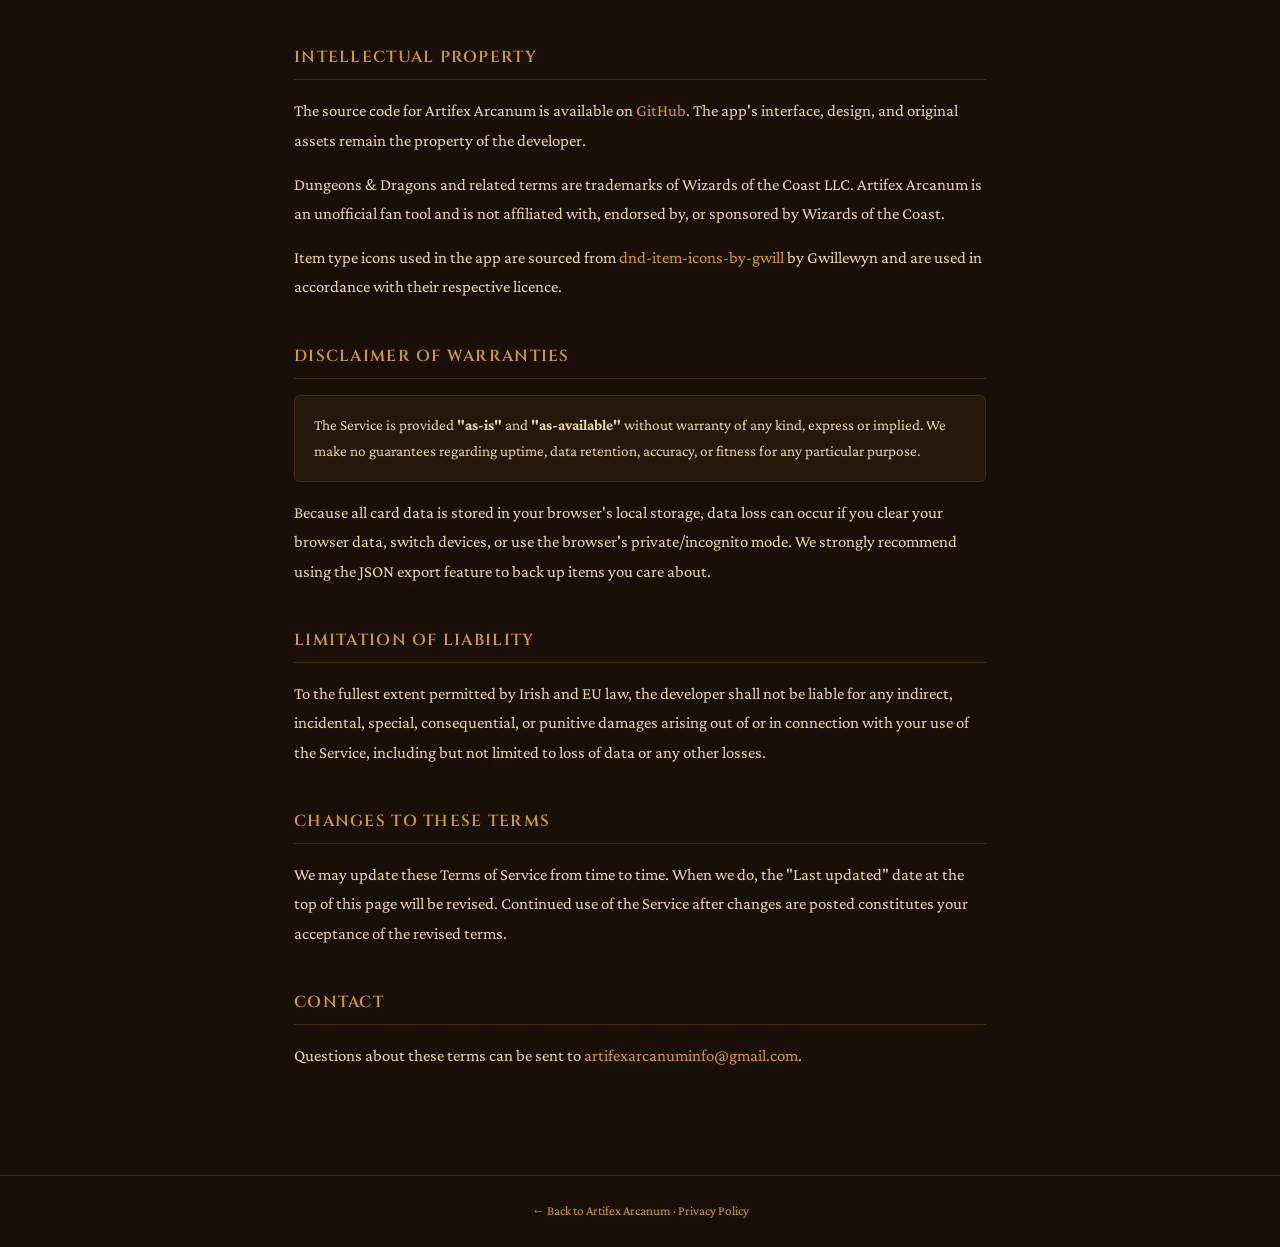
<file: itemgenerator/terms.html>
<!DOCTYPE html>
<html lang="en">
<head>
  <meta charset="UTF-8">
  <meta name="viewport" content="width=device-width, initial-scale=1.0">
  <title>Terms of Service — Artifex Arcanum</title>
  <link rel="preconnect" href="https://fonts.googleapis.com">
  <link href="https://fonts.googleapis.com/css2?family=Cinzel:wght@400;600;700&family=Crimson+Pro:ital,wght@0,300;0,400;0,600;1,400&display=swap" rel="stylesheet">
  <style>
    *, *::before, *::after { box-sizing: border-box; margin: 0; padding: 0; }

    :root {
      --parchment: #f4e8c1;
      --gold: #b8860b;
      --gold-light: #d4a017;
      --border-ornate: #7a5c2e;
      --bg-dark: #1a0f07;
      --ink: #2c1a0e;
      --ink-light: #5a3e28;

      --bg: var(--bg-dark);
      --surface: rgba(30, 16, 5, 0.95);
      --text: #ead898;
      --text-muted: rgba(180, 130, 60, 0.7);
      --border: rgba(180, 130, 60, 0.25);
      --link: var(--gold-light);
    }

    body {
      background: var(--bg);
      color: var(--text);
      font-family: 'Crimson Pro', Georgia, serif;
      font-size: 1.05rem;
      line-height: 1.75;
      min-height: 100vh;
    }

    body::before {
      content: '';
      position: fixed;
      inset: 0;
      background-image:
        repeating-linear-gradient(0deg, transparent, transparent 60px, rgba(255,255,255,0.012) 60px, rgba(255,255,255,0.012) 61px),
        repeating-linear-gradient(90deg, transparent, transparent 60px, rgba(255,255,255,0.012) 60px, rgba(255,255,255,0.012) 61px);
      pointer-events: none;
      z-index: 0;
    }

    header {
      position: relative;
      z-index: 1;
      text-align: center;
      padding: 2rem 1rem 1.5rem;
      border-bottom: 1px solid var(--border);
    }

    header h1 {
      font-family: 'Cinzel', serif;
      font-size: clamp(1.4rem, 4vw, 2.2rem);
      font-weight: 700;
      color: var(--gold-light);
      letter-spacing: 0.08em;
      text-shadow: 0 0 40px rgba(212,160,23,0.3);
    }

    header .subtitle {
      color: var(--text-muted);
      font-size: 0.95rem;
      margin-top: 0.4rem;
      letter-spacing: 0.04em;
    }

    header .back-link {
      display: inline-block;
      margin-top: 0.75rem;
      color: var(--link);
      font-size: 0.85rem;
      text-decoration: none;
      letter-spacing: 0.04em;
      opacity: 0.8;
      transition: opacity 0.15s;
    }
    header .back-link:hover { opacity: 1; }

    main {
      position: relative;
      z-index: 1;
      max-width: 740px;
      margin: 0 auto;
      padding: 2.5rem 1.5rem 4rem;
    }

    section {
      margin-bottom: 2.5rem;
    }

    h2 {
      font-family: 'Cinzel', serif;
      font-size: 1rem;
      font-weight: 600;
      color: var(--gold-light);
      letter-spacing: 0.08em;
      text-transform: uppercase;
      border-bottom: 1px solid var(--border);
      padding-bottom: 0.5rem;
      margin-bottom: 1rem;
    }

    p { margin-bottom: 0.9rem; }
    p:last-child { margin-bottom: 0; }

    ul {
      margin: 0.5rem 0 0.9rem 1.4rem;
    }
    ul li { margin-bottom: 0.3rem; }

    a {
      color: var(--link);
      text-decoration: none;
    }
    a:hover { text-decoration: underline; }

    .updated {
      font-size: 0.85rem;
      color: var(--text-muted);
      margin-bottom: 2rem;
    }

    .highlight-box {
      background: rgba(180, 130, 60, 0.08);
      border: 1px solid rgba(180, 130, 60, 0.2);
      border-radius: 6px;
      padding: 1rem 1.2rem;
      margin: 0.5rem 0 1rem;
      font-size: 0.95rem;
    }

    footer {
      position: relative;
      z-index: 1;
      text-align: center;
      padding: 1.5rem;
      border-top: 1px solid var(--border);
      font-size: 0.82rem;
      color: var(--text-muted);
    }
    footer a { color: var(--link); }
    footer a + a::before { content: ' · '; }
  </style>
</head>
<body>
  <header>
    <h1>Terms of Service</h1>
    <p class="subtitle">Artifex Arcanum — Magic Item Card Creator</p>
    <a class="back-link" href="index.html">← Back to the App</a>
  </header>

  <main>
    <p class="updated">Last updated: May 11, 2025</p>

    <section>
      <h2>Acceptance of Terms</h2>
      <p>
        By accessing or using Artifex Arcanum (the "Service"), you agree to be bound by these Terms of Service.
        If you do not agree, please do not use the Service.
      </p>
      <p>
        These terms are governed by the laws of Ireland. Any disputes arising from use of the Service shall be
        subject to the exclusive jurisdiction of the Irish courts.
      </p>
    </section>

    <section>
      <h2>Description of Service</h2>
      <p>
        Artifex Arcanum is a free, browser-based tool that lets you create, customise, and export custom
        Dungeons &amp; Dragons magic item cards. It is provided as a personal hobby project, hosted as a
        static site on GitHub Pages, with no guarantee of continued availability.
      </p>
      <p>
        The Service is provided free of charge and "as-is." We reserve the right to modify, suspend, or
        discontinue the Service at any time without notice.
      </p>
    </section>

    <section>
      <h2>Your Content</h2>
      <p>
        You retain full ownership of all content you create using Artifex Arcanum — including item names,
        descriptions, images, and exported card files. We claim no rights over your creations.
      </p>
      <p>
        You may use your cards for any purpose, including commercial use such as selling homebrew supplements
        or using them in paid campaigns, subject to any third-party rights in content you incorporate
        (for example, artwork you do not own).
      </p>
      <p>
        Because all data is stored in your own browser and any cloud uploads go directly to your own Google Drive
        or Dropbox account, we never have access to your content and cannot be responsible for its loss or misuse.
      </p>
    </section>

    <section>
      <h2>Acceptable Use</h2>
      <p>You agree not to use the Service to create, store, or share content that:</p>
      <ul>
        <li>Violates any applicable law or regulation.</li>
        <li>Infringes the intellectual property rights of any third party.</li>
        <li>Is defamatory, harassing, or abusive toward any person.</li>
      </ul>
    </section>

    <section>
      <h2>Third-Party Services</h2>
      <p>
        The Service optionally integrates with Google Drive and Dropbox. Your use of those services is governed
        by their respective terms:
      </p>
      <ul>
        <li><a href="https://policies.google.com/terms" target="_blank" rel="noopener">Google Terms of Service</a></li>
        <li><a href="https://www.dropbox.com/terms" target="_blank" rel="noopener">Dropbox Terms of Service</a></li>
      </ul>
      <p>
        We are not responsible for the availability, conduct, or policies of these third-party services.
      </p>
    </section>

    <section>
      <h2>Intellectual Property</h2>
      <p>
        The source code for Artifex Arcanum is available on
        <a href="https://github.com/Deadpoodle" target="_blank" rel="noopener">GitHub</a>.
        The app's interface, design, and original assets remain the property of the developer.
      </p>
      <p>
        Dungeons &amp; Dragons and related terms are trademarks of Wizards of the Coast LLC. Artifex Arcanum
        is an unofficial fan tool and is not affiliated with, endorsed by, or sponsored by Wizards of the Coast.
      </p>
      <p>
        Item type icons used in the app are sourced from
        <a href="https://github.com/Gwillewyn/dnd-item-icons-by-gwill/" target="_blank" rel="noopener">dnd-item-icons-by-gwill</a>
        by Gwillewyn and are used in accordance with their respective licence.
      </p>
    </section>

    <section>
      <h2>Disclaimer of Warranties</h2>
      <div class="highlight-box">
        The Service is provided <strong>"as-is"</strong> and <strong>"as-available"</strong> without warranty of
        any kind, express or implied. We make no guarantees regarding uptime, data retention, accuracy, or
        fitness for any particular purpose.
      </div>
      <p>
        Because all card data is stored in your browser's local storage, data loss can occur if you clear your
        browser data, switch devices, or use the browser's private/incognito mode. We strongly recommend using
        the JSON export feature to back up items you care about.
      </p>
    </section>

    <section>
      <h2>Limitation of Liability</h2>
      <p>
        To the fullest extent permitted by Irish and EU law, the developer shall not be liable for any indirect,
        incidental, special, consequential, or punitive damages arising out of or in connection with your use of
        the Service, including but not limited to loss of data or any other losses.
      </p>
    </section>

    <section>
      <h2>Changes to These Terms</h2>
      <p>
        We may update these Terms of Service from time to time. When we do, the "Last updated" date at the top
        of this page will be revised. Continued use of the Service after changes are posted constitutes your
        acceptance of the revised terms.
      </p>
    </section>

    <section>
      <h2>Contact</h2>
      <p>
        Questions about these terms can be sent to
        <a href="mailto:artifexarcanuminfo@gmail.com">artifexarcanuminfo@gmail.com</a>.
      </p>
    </section>
  </main>

  <footer>
    <a href="index.html">← Back to Artifex Arcanum</a>
    <a href="privacy.html">Privacy Policy</a>
  </footer>
</body>
</html>
</file>
